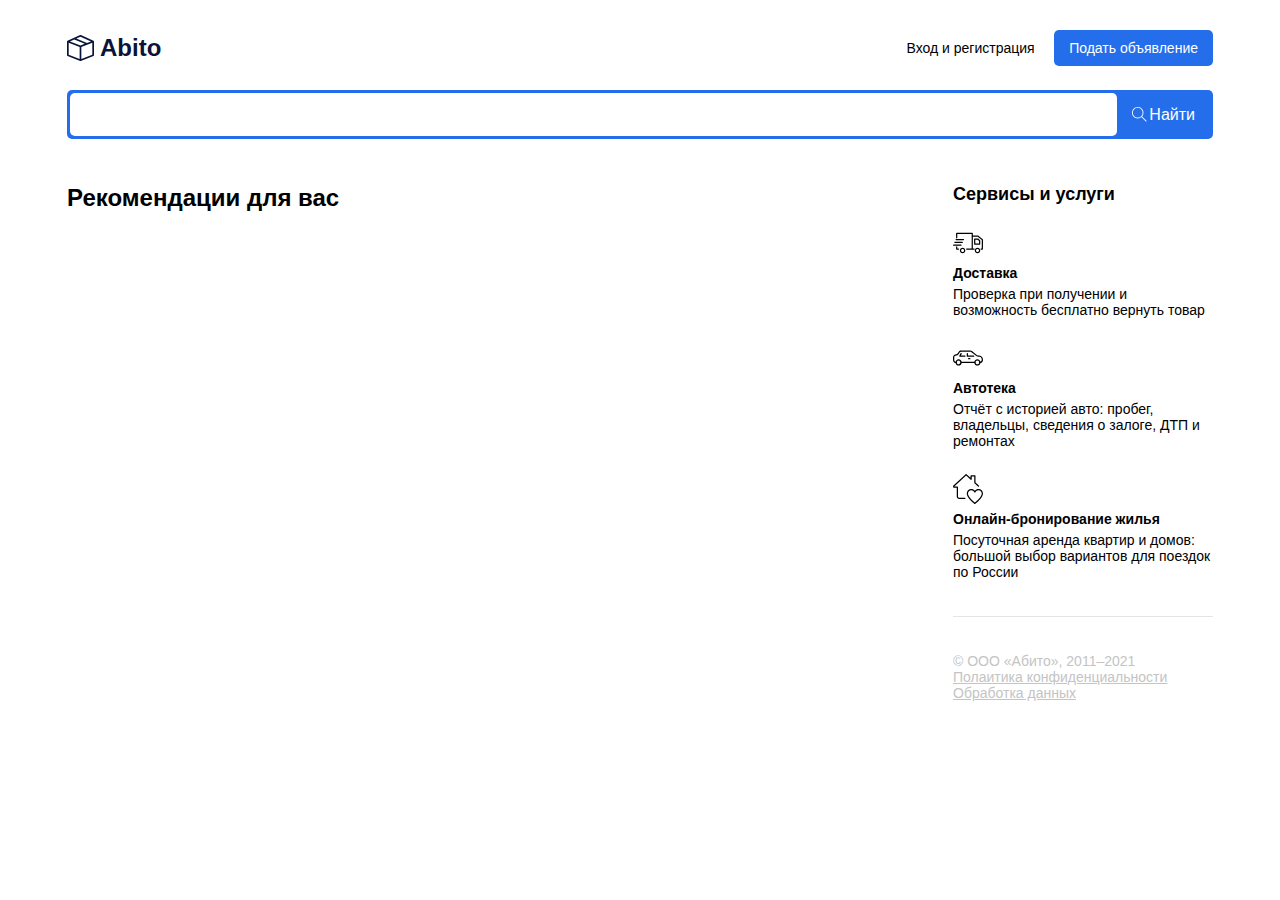
<file: index.html>
<!DOCTYPE html>
<html lang="en">
  <head>
    <meta charset="UTF-8" />
    <meta name="viewport" content="width=device-width, initial-scale=1.0" />
    <link rel="stylesheet" href="css/style.css" />
    <script src="./script.js" defer></script>
    <title>Abito</title>
  </head>
  <body>
    <header class="header">
      <div class="container">
        <div class="header-box">
          <a href="/" class="header-logo">
            <img src="./images/Vector.svg" alt="logo" />
            <span>Abito</span>
          </a>
          <div class="header-controls">
            <button class="btn btn-outline">Вход и регистрация</button>
            <button class="btn btn-primary">Подать объявление</button>
          </div>
          <div class="header-burger">
            <img src="./images/menu (1) 1.svg" alt="burger" />
          </div>
        </div>
      </div>
    </header>
    <main>
      <section class="search">
        <div class="container">
          <div class="search-box">
            <input type="text" />
            <button class="btn btn-primary search-btn">
              <img
                class="search-btn_icon"
                src="./images/search 3.svg"
                alt="search"
              />
              <span class="search-btn_text">Найти</span>
            </button>
          </div>
        </div>
      </section>
      <section class="content">
        <div class="container">
          <div class="content-box">
            <div class="content-main">
              <h2 class="content-main-title">Рекомендации для вас</h2>
              <div class="content-main_list">
                <!-- <a href="./product.html" class="content-main_list-item">
                  <div class="content-main_list-item--img">
                    <img src="./images/Rectangle 3.png" alt="card-img">
                  </div>
                  <h5 class="content-main_list-item--title">Пвх материал 2й сорт</h5>
                  <strong class="content-main_list-item--price">170 ₽</strong>
                  <div class="content-main_list-item--desc-box">
                    <span class="content-main_list-item--desc">Казань, р-н Вахитовский</span>
                  <span class="content-main_list-item--desc">10 июля 11:39</span>
                  </div>
                </a>
                <a href="./product.html" class="content-main_list-item">
                  <div class="content-main_list-item--img">
                    <img src="./images/Rectangle 3.png" alt="card-img">
                  </div>
                  <h5 class="content-main_list-item--title">Пвх материал 2й сорт</h5>
                  <strong class="content-main_list-item--price">170 ₽</strong>
                  <div class="content-main_list-item--desc-box">
                    <span class="content-main_list-item--desc">Казань, р-н Вахитовский</span>
                  <span class="content-main_list-item--desc">10 июля 11:39</span>
                  </div>
                </a>
                <a href="./product.html" class="content-main_list-item">
                  <div class="content-main_list-item--img">
                    <img src="./images/Rectangle 3.png" alt="card-img">
                  </div>
                  <h5 class="content-main_list-item--title">Пвх материал 2й сорт</h5>
                  <strong class="content-main_list-item--price">170 ₽</strong>
                  <div class="content-main_list-item--desc-box">
                    <span class="content-main_list-item--desc">Казань, р-н Вахитовский</span>
                  <span class="content-main_list-item--desc">10 июля 11:39</span>
                  </div>
                </a>
                <a href="./product.html" class="content-main_list-item">
                  <div class="content-main_list-item--img">
                    <img src="./images/Rectangle 3.png" alt="card-img">
                  </div>
                  <h5 class="content-main_list-item--title">Пвх материал 2й сорт</h5>
                  <strong class="content-main_list-item--price">170 ₽</strong>
                  <div class="content-main_list-item--desc-box">
                    <span class="content-main_list-item--desc">Казань, р-н Вахитовский</span>
                  <span class="content-main_list-item--desc">10 июля 11:39</span>
                  </div>
                </a>
                <a href="./product.html" class="content-main_list-item">
                  <div class="content-main_list-item--img">
                    <img src="./images/Rectangle 3.png" alt="card-img">
                  </div>
                  <h5 class="content-main_list-item--title">Пвх материал 2й сорт</h5>
                  <strong class="content-main_list-item--price">170 ₽</strong>
                  <div class="content-main_list-item--desc-box">
                    <span class="content-main_list-item--desc">Казань, р-н Вахитовский</span>
                  <span class="content-main_list-item--desc">10 июля 11:39</span>
                  </div>
                </a>
                <a href="./product.html" class="content-main_list-item">
                  <div class="content-main_list-item--img">
                    <img src="./images/Rectangle 3.png" alt="card-img">
                  </div>
                  <h5 class="content-main_list-item--title">Пвх материал 2й сорт</h5>
                  <strong class="content-main_list-item--price">170 ₽</strong>
                  <div class="content-main_list-item--desc-box">
                    <span class="content-main_list-item--desc">Казань, р-н Вахитовский</span>
                  <span class="content-main_list-item--desc">10 июля 11:39</span>
                  </div>
                </a> -->
              </div>
            </div>
            <div class="content-side">
                <h5 class="content-side-title">Сервисы и услуги</h5>
                <div class="content-side_box">
                  <div class="content-side_list">
                    <div class="content-side_list-item">
                      <img class="content-side_list-item--img" src="./images/trunk.svg" alt="trunk">
                      <h5 class="content-side_list-item--title">Доставка</h5>
                      <p class="content-side_list-item--text">Проверка при получении и возможность бесплатно вернуть товар</p>
                    </div>
                    <div class="content-side_list-item">
                      <img class="content-side_list-item--img" src="./images/sedan.svg" alt="sedan">
                      <h5 class="content-side_list-item--title">Автотека</h5>
                      <p class="content-side_list-item--text">Отчёт с историей авто: пробег, владельцы, сведения о залоге, ДТП и ремонтах</p>
                    </div>
                    <div class="content-side_list-item">
                      <img class="content-side_list-item--img" src="./images/home.svg" alt="home">
                      <h5 class="content-side_list-item--title">Онлайн-бронирование жилья</h5>
                      <p class="content-side_list-item--text">Посуточная аренда квартир и домов: большой выбор вариантов для поездок по России</p>
                    </div>
                  </div>
                  <div class="content-side_footer">
                    <p class="content-side_footer--item">© ООО «Абито», 2011–2021</p>
                    <a href="#" class="content-side_footer--item">Полaитика конфиденциальности</a>
                    <a href="#" class="content-side_footer--item">Обработка данных</a>
                  </div>
                </div>
            </div>
          </div>
        </div>
      </section>
    </main>
  </body>
</html>
</file>
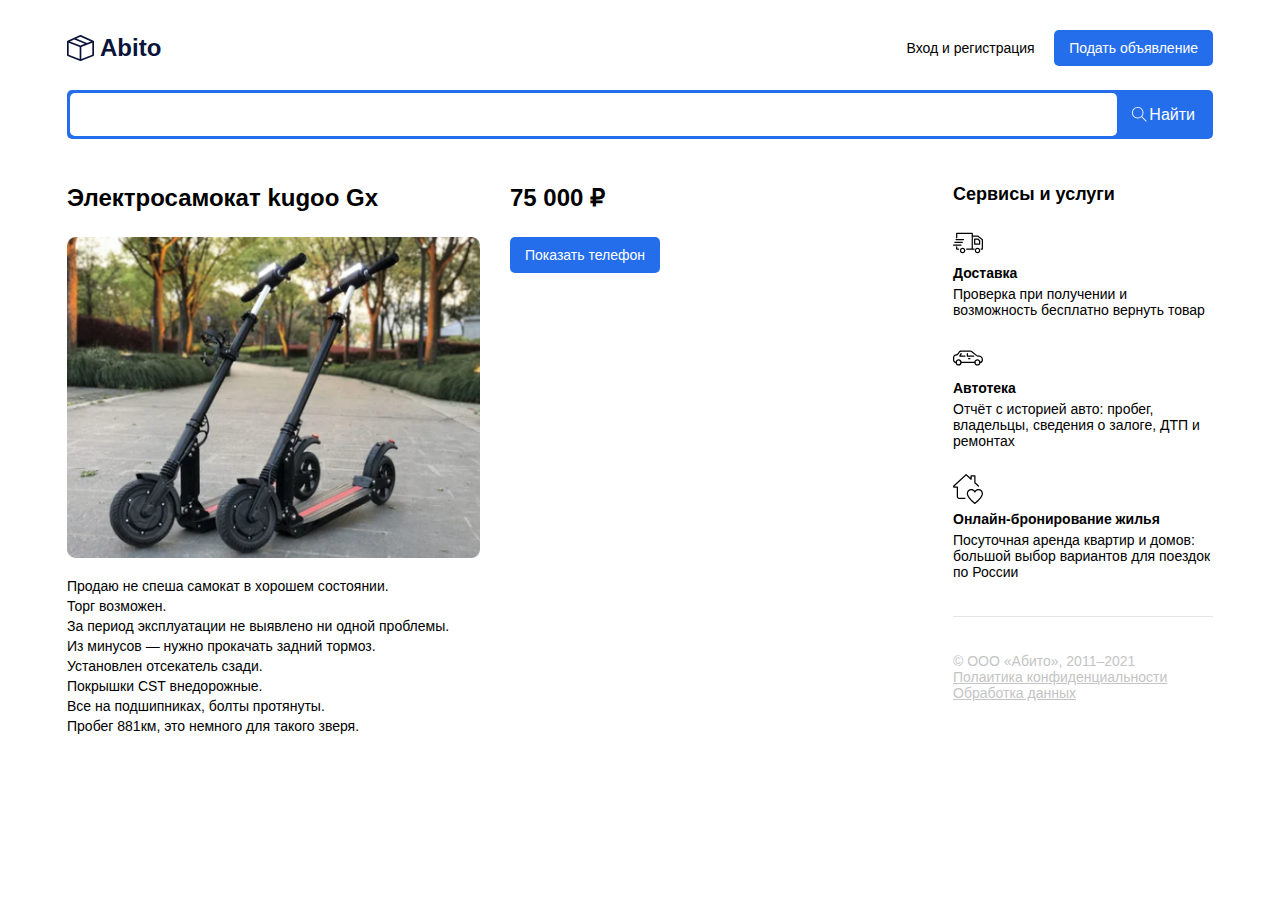
<file: product.html>
<!DOCTYPE html>
<html lang="en">
  <head>
    <meta charset="UTF-8" />
    <meta name="viewport" content="width=device-width, initial-scale=1.0" />
    <link rel="stylesheet" href="css/style.css" />
    <title>Abito</title>
  </head>
  <body>
    <header class="header">
      <div class="container">
        <div class="header-box">
          <a href="/" class="header-logo">
            <img src="./images/Vector.svg" alt="logo" />
            <span>Abito</span>
          </a>
          <div class="header-controls">
            <button class="btn btn-outline">Вход и регистрация</button>
            <button class="btn btn-primary">Подать объявление</button>
          </div>
          <div class="header-burger">
            <img src="./images/menu (1) 1.svg" alt="burger" />
          </div>
        </div>
      </div>
    </header>
    <main>
      <section class="search">
        <div class="container">
          <div class="search-box">
            <input type="text" />
            <button class="btn btn-primary search-btn">
              <img
                class="search-btn_icon"
                src="./images/search 3.svg"
                alt="search"
              />
              <span class="search-btn_text">Найти</span>
            </button>
          </div>
        </div>
      </section>
      <section class="content">
        <div class="container">
          <div class="content-box">
            <div class="content-product">
              <div class="content-product_left">
                <h2 class="content-product_title">Электросамокат kugoo Gx</h2>
                <img
                  src="./images/samokat.jpg"
                  alt="samokat"
                  class="content-product_img"
                />
                <p class="content-product_text">
                  Продаю не спеша самокат в хорошем состоянии.<br>
                  Торг возможен.<br>
                  За период эксплуатации не выявлено ни одной проблемы.<br>
                  Из минусов — нужно прокачать задний тормоз.<br>
                  Установлен отсекатель сзади.<br>
                  Покрышки CST внедорожные.<br>
                  Все на подшипниках, болты протянуты.<br>
                  Пробег 881км, это немного для такого зверя.
                </p>
              </div>
              <div class="content-product_right">
                <h2 class="content-product_price">75 000 ₽</h2>
                <button class="btn btn-primary btn-large">Показать телефон</button>
              </div>
            </div>
            <div class="content-side">
              <h5 class="content-side-title">Сервисы и услуги</h5>
              <div class="content-side_box">
                <div class="content-side_list">
                  <div class="content-side_list-item">
                    <img
                      class="content-side_list-item--img"
                      src="./images/trunk.svg"
                      alt="trunk"
                    />
                    <h5 class="content-side_list-item--title">Доставка</h5>
                    <p class="content-side_list-item--text">
                      Проверка при получении и возможность бесплатно вернуть
                      товар
                    </p>
                  </div>
                  <div class="content-side_list-item">
                    <img
                      class="content-side_list-item--img"
                      src="./images/sedan.svg"
                      alt="sedan"
                    />
                    <h5 class="content-side_list-item--title">Автотека</h5>
                    <p class="content-side_list-item--text">
                      Отчёт с историей авто: пробег, владельцы, сведения о
                      залоге, ДТП и ремонтах
                    </p>
                  </div>
                  <div class="content-side_list-item">
                    <img
                      class="content-side_list-item--img"
                      src="./images/home.svg"
                      alt="home"
                    />
                    <h5 class="content-side_list-item--title">
                      Онлайн-бронирование жилья
                    </h5>
                    <p class="content-side_list-item--text">
                      Посуточная аренда квартир и домов: большой выбор вариантов
                      для поездок по России
                    </p>
                  </div>
                </div>
                <div class="content-side_footer">
                  <p class="content-side_footer--item">
                    © ООО «Абито», 2011–2021
                  </p>
                  <a href="#" class="content-side_footer--item"
                    >Полaитика конфиденциальности</a
                  >
                  <a href="#" class="content-side_footer--item"
                    >Обработка данных</a
                  >
                </div>
              </div>
            </div>
          </div>
        </div>
      </section>
    </main>
  </body>
</html>
</file>
<file: css/style.css>
* {
  box-sizing: border-box; /* всегда по умолчанию*/
}
body {
  margin: 0;
  font-family: sans-serif;
}
.container {
  width: 100%;
  max-width: 1170px; /* всегда смотреть ширину по макету и не выходить за неё */
  padding: 0 12px;
  margin: 0 auto;
}

.header {
  padding-top: 30px;
  padding-bottom: 24px;
}

.header-box {
  justify-content: space-between;
  align-items: center;
  display: flex;
}

.header-logo {
  display: flex;
  justify-content: flex-start;
  align-items: center;
  text-decoration: none;
}

.header-logo span {
  line-height: 28px;
  font-size: 24px;
  font-weight: 700;
  margin-left: 6px;
  color: #0A143A;
}

.btn {
  line-height: 16px;
  font-size: 14px;
  font-weight: 400;
  padding: 10px 15px;
  border-radius: 5px;
  border: none;
  cursor: pointer;
}

.btn-outline {
  background-color: transparent; /* прозрачная кнопка */
}

.btn-primary {
  background-color: rgb(37, 110, 235);
  color: rgb(255, 255, 255);
}

.header-burger {
  width: 30px;
  height: 19px;
  display: none;
}

.search {
  margin-bottom: 45px;
}

.search-box {
  width: 100%;
  border-radius: 5px;
  background-color: rgb(37, 110, 235);
  padding: 3px;
  display: flex;
  align-items: center;
  justify-content: flex-start;
}

.search-box input {
  flex-grow: 1;
  padding: 14px 22px;
  border-radius: 5px;
  outline: none;
  border: none;
}

.search-btn {
  display: flex;
  align-items: center;
}

.search-btn .search-btn_icon {
  width: 15px;
  height: 15px;
}

.search-btn .search-btn_text {
  margin-left: 2px;
  font-size: 16px;
  line-height: 19px;
}

.content {
  padding-bottom: 50px;
}

.content-box {
  display: flex;
  justify-content: space-between;
  align-items: flex-start;
  gap: 30px;
}

.content-main {
  flex-grow: 1;
}

.content-side {
  width: 260px;
  max-width: 260px;
}

.content-main-title {
  font-size: 24px;
  line-height: 28px;
  margin-top: 0;
  margin-bottom: 25px;
}

.content-main_list {
  display: flex;
  justify-content: space-between;
  flex-wrap: wrap;
  row-gap: 30px;
}

.content-main_list-item {
  display: flex;
  flex-direction: column;
  align-items: flex-start;
  width: calc(100% - 60px / 3);
  border-radius: 10px;
  overflow: hidden;
  text-decoration: none;
}

.content-main_list-item--img {
  width: 100%;
  display: flex;
}
.content-main_list-item--img img {
  width: 100%;
}

.content-main_list-item--title {
  margin-top: 15px;
  margin-bottom: 5px;
  font-size: 16px;
  line-height: 19px;
  color: #0a143a;
}

.content-main_list-item--title:hover .content-main_list-item--title {
  color: #256eeb;
}

.content-main_list-item--price {
  font-size: 16px;
  line-height: 19px;
  margin-bottom: 10px;
  color: #0a143a;
}

.content-main_list-item--desc-box {
  display: flex;
  flex-direction: column;
  row-gap: 4px;
}

.content-main_list-item--desc {
  font-size: 14px;
  line-height: 16px;
  color: #c4c4c4;
}

.content-side-title {
  font-size: 18px;
  line-height: 21px;
  margin-top: 0;
  margin-bottom: 23px;
}

.content-side_list {
  display: flex;
  flex-direction: column;
  justify-content: space-between;
  height: 100%;
  gap: 25px;
  border-bottom: 1px solid #e5e5e5;
  padding-bottom: 36px;
  margin-bottom: 36px;
}

.content-side_list-item {
  display: flex;
  flex-direction: column;
  align-items: flex-start;
}

.content-side_list-item--title {
  margin-top: 7px;
  margin-bottom: 5px;
  font-size: 14px;
  line-height: 16px;
}

.content-side_list-item--text {
  font-size: 14px;
  line-height: 16px;
  margin: 0;
}

.content-side_footer {
  display: flex;
  flex-direction: column;
}

.content-side_footer--item {
  color: #c4c4c4;
  margin: 0;
  gap: 4px;
  font-size: 14px;
  line-height: 16px;
}

.content-product {
  display: flex;
  flex-grow: 1;
  gap: 30px;
}

.content-product_left {
  flex-basis: 50%;
}

.content-product_right {
  flex-basis: 50%;
}

.content-product_title, .content-product_price {
    font-size: 24px;
    line-height: 28px;
    margin-top: 0;
    margin-bottom: 25px;
}

.content-product_img {
    width: 100%;
}

.content-product_text {
    font-size: 14px;
    line-height: 20px;
}

@media (max-width: 1200px) {
  /* СТАНДАРТ БУТСТРАПА*/
  .container {
    max-width: 930px;
  }
  .content-main_list-item {
    width: calc(100% - 30px / 2);
  }
}
@media (max-width: 991px) {
  .container {
    max-width: 730px;
  }
  .content-box {
    flex-direction: column;
  }
  .content-main {
    width: 100%;
  }
  .content-side {
    width: 100%;
    min-width: none;
  }
  .content-product {
    flex-direction: column;
    width: 100%;
  }
  .content-product_left {
    flex-basis: 100%;
    width: 100%;
  }

  .content-product_right {
    flex-basis: 100%;
    width: 100%;
  }
}
@media (max-width: 786px) {
  .container {
    max-width: 100%;
  }

  .header-controls {
    display: none;
  }

  .header-burger {
    display: block;
  }
  .search-btn .search-btn_text {
    display: none;
  }
}
@media (max-width: 480px) {
  .content-main_list-item {
    width: 100%;
  }
}
</file>
